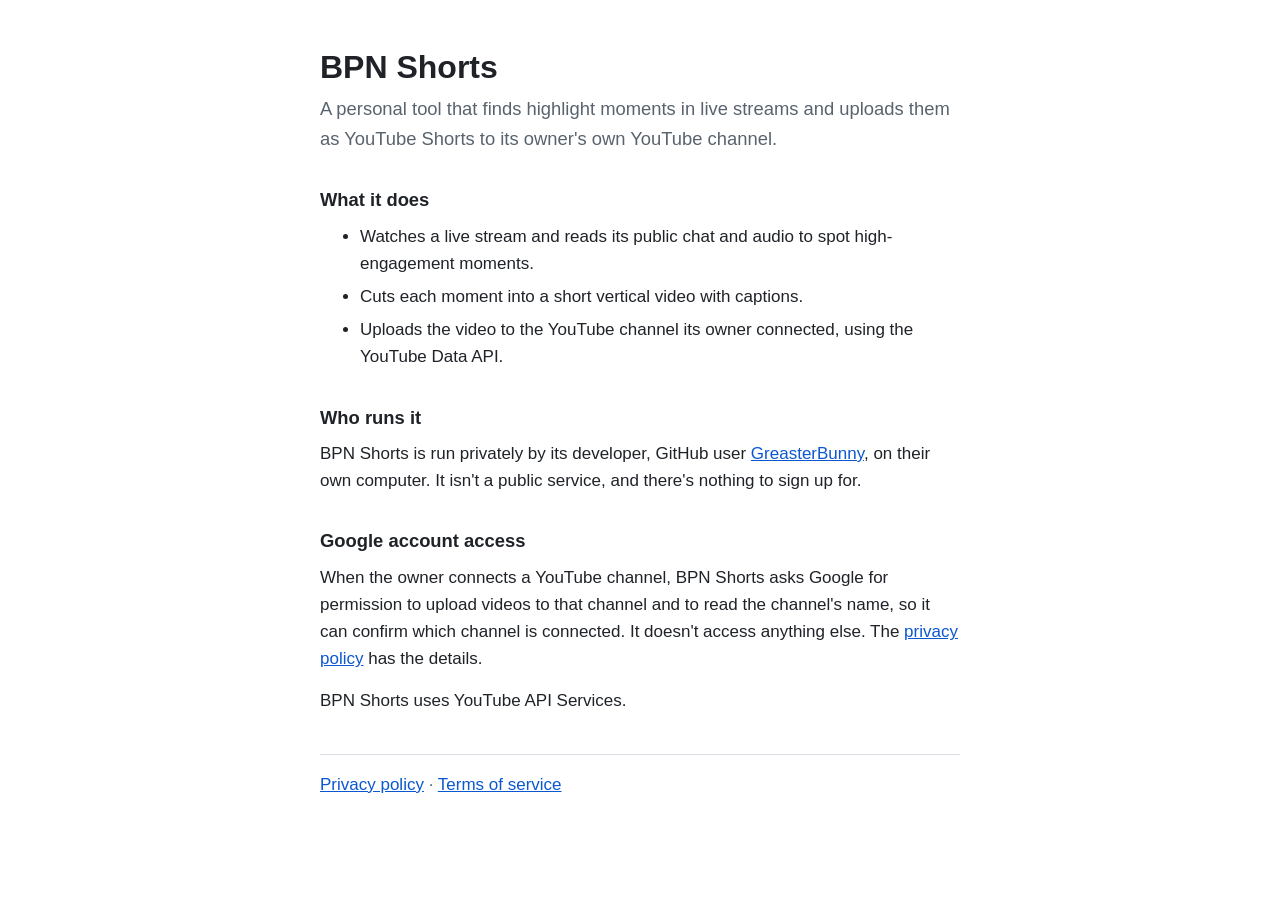
<file: index.html>
<!doctype html>
<html lang="en">
<head>
  <meta charset="utf-8">
  <meta name="viewport" content="width=device-width, initial-scale=1">
  <title>BPN Shorts</title>
  <meta name="description" content="BPN Shorts is a personal tool that turns live-stream highlights into YouTube Shorts and uploads them to its owner's own channel.">
  <link rel="stylesheet" href="style.css">
</head>
<body>
<main>
  <h1>BPN Shorts</h1>
  <p class="lead">A personal tool that finds highlight moments in live streams and uploads them as YouTube Shorts to its owner's own YouTube channel.</p>

  <h2>What it does</h2>
  <ul>
    <li>Watches a live stream and reads its public chat and audio to spot high-engagement moments.</li>
    <li>Cuts each moment into a short vertical video with captions.</li>
    <li>Uploads the video to the YouTube channel its owner connected, using the YouTube Data API.</li>
  </ul>

  <h2>Who runs it</h2>
  <p>BPN Shorts is run privately by its developer, GitHub user <a href="https://github.com/GreasterBunny">GreasterBunny</a>, on their own computer. It isn't a public service, and there's nothing to sign up for.</p>

  <h2>Google account access</h2>
  <p>When the owner connects a YouTube channel, BPN Shorts asks Google for permission to upload videos to that channel and to read the channel's name, so it can confirm which channel is connected. It doesn't access anything else. The <a href="privacy.html">privacy policy</a> has the details.</p>
  <p>BPN Shorts uses YouTube API Services.</p>

  <nav>
    <a href="privacy.html">Privacy policy</a> &middot; <a href="terms.html">Terms of service</a>
  </nav>
</main>
</body>
</html>
</file>
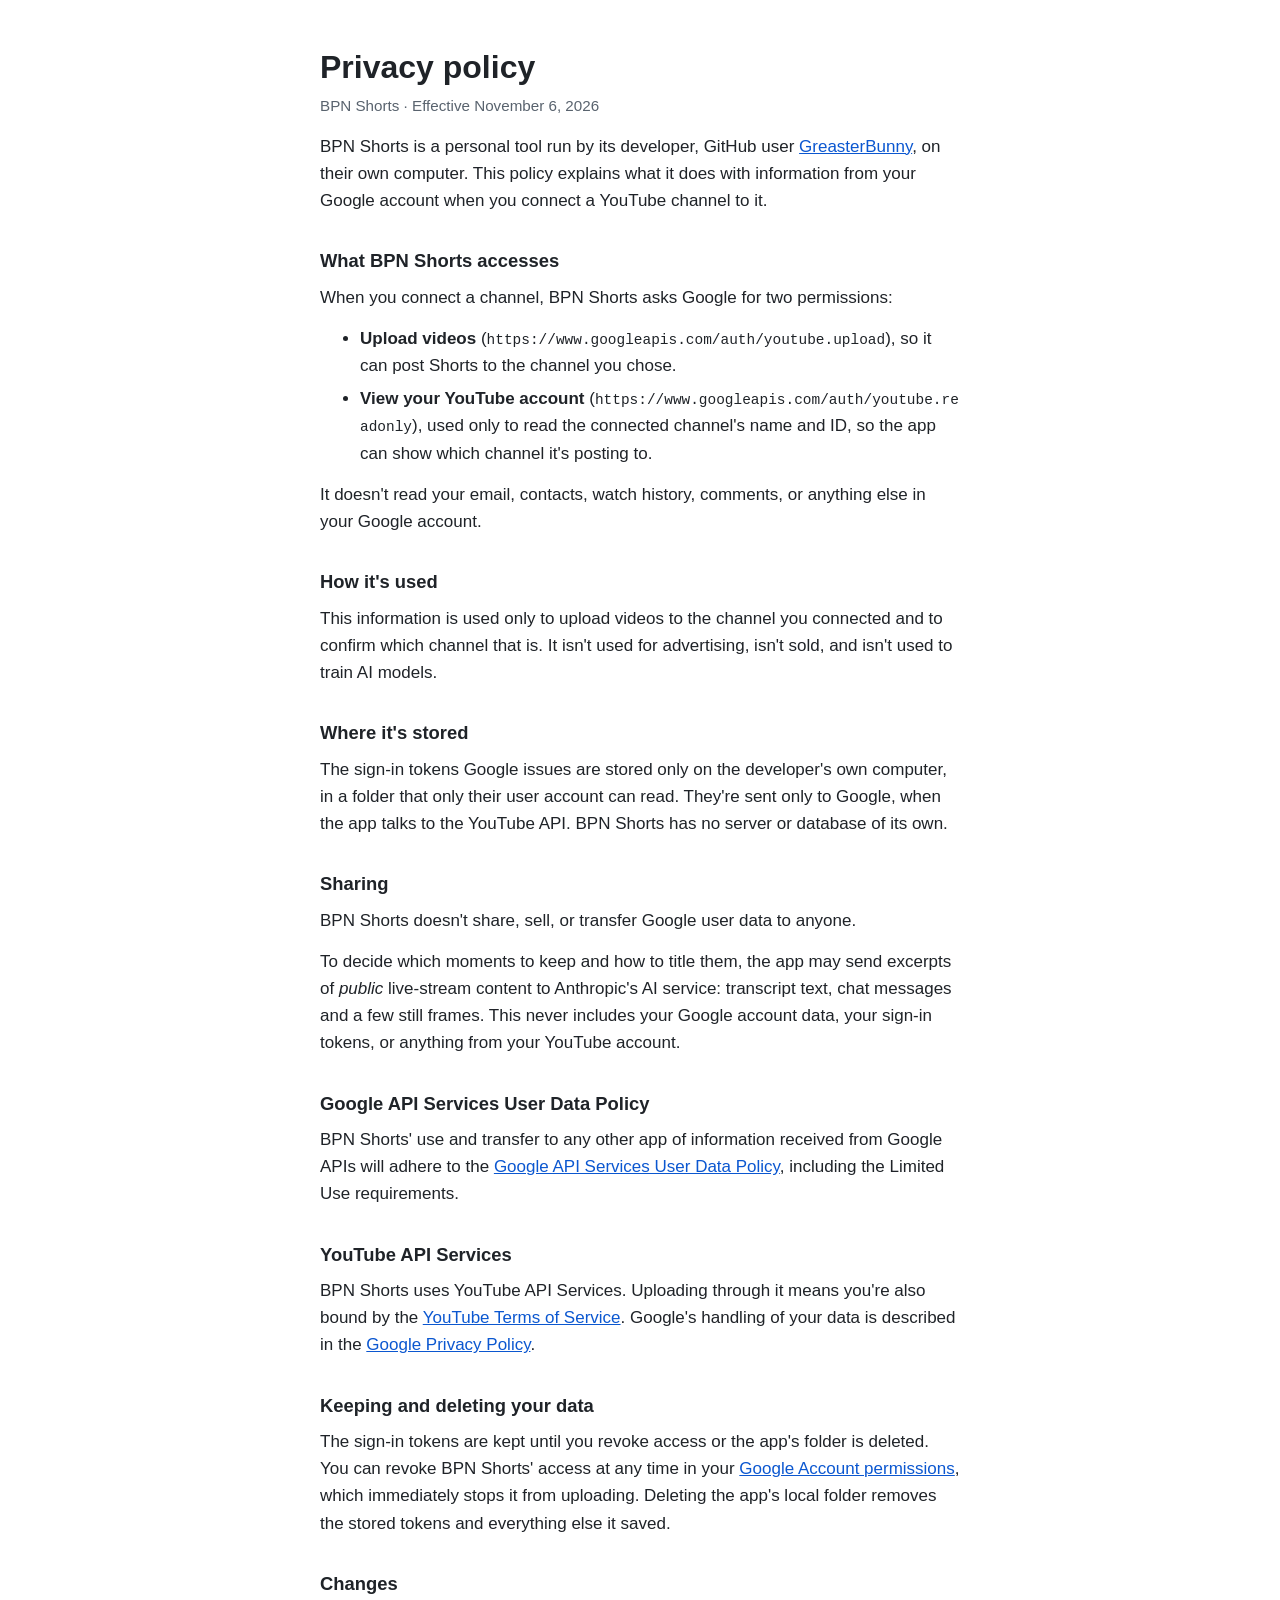
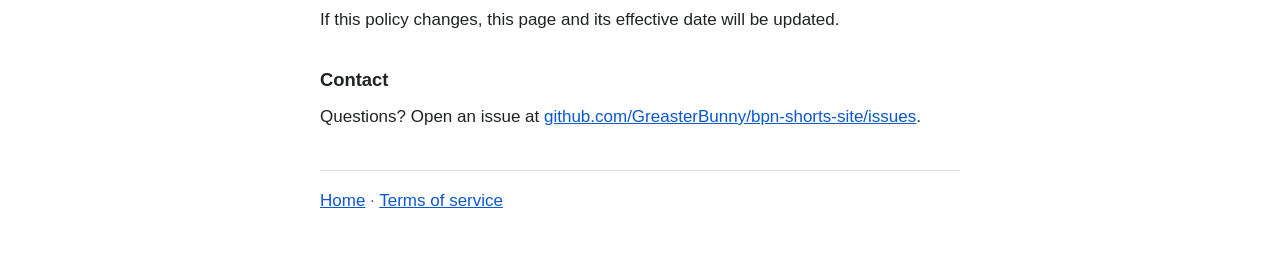
<file: privacy.html>
<!doctype html>
<html lang="en">
<head>
  <meta charset="utf-8">
  <meta name="viewport" content="width=device-width, initial-scale=1">
  <title>Privacy policy - BPN Shorts</title>
  <link rel="stylesheet" href="style.css">
</head>
<body>
<main>
  <h1>Privacy policy</h1>
  <p class="meta">BPN Shorts &middot; Effective November 6, 2026</p>

  <p>BPN Shorts is a personal tool run by its developer, GitHub user <a href="https://github.com/GreasterBunny">GreasterBunny</a>, on their own computer. This policy explains what it does with information from your Google account when you connect a YouTube channel to it.</p>

  <h2>What BPN Shorts accesses</h2>
  <p>When you connect a channel, BPN Shorts asks Google for two permissions:</p>
  <ul>
    <li><strong>Upload videos</strong> (<code>https://www.googleapis.com/auth/youtube.upload</code>), so it can post Shorts to the channel you chose.</li>
    <li><strong>View your YouTube account</strong> (<code>https://www.googleapis.com/auth/youtube.readonly</code>), used only to read the connected channel's name and ID, so the app can show which channel it's posting to.</li>
  </ul>
  <p>It doesn't read your email, contacts, watch history, comments, or anything else in your Google account.</p>

  <h2>How it's used</h2>
  <p>This information is used only to upload videos to the channel you connected and to confirm which channel that is. It isn't used for advertising, isn't sold, and isn't used to train AI models.</p>

  <h2>Where it's stored</h2>
  <p>The sign-in tokens Google issues are stored only on the developer's own computer, in a folder that only their user account can read. They're sent only to Google, when the app talks to the YouTube API. BPN Shorts has no server or database of its own.</p>

  <h2>Sharing</h2>
  <p>BPN Shorts doesn't share, sell, or transfer Google user data to anyone.</p>
  <p>To decide which moments to keep and how to title them, the app may send excerpts of <em>public</em> live-stream content to Anthropic's AI service: transcript text, chat messages and a few still frames. This never includes your Google account data, your sign-in tokens, or anything from your YouTube account.</p>

  <h2>Google API Services User Data Policy</h2>
  <p>BPN Shorts' use and transfer to any other app of information received from Google APIs will adhere to the <a href="https://developers.google.com/terms/api-services-user-data-policy">Google API Services User Data Policy</a>, including the Limited Use requirements.</p>

  <h2>YouTube API Services</h2>
  <p>BPN Shorts uses YouTube API Services. Uploading through it means you're also bound by the <a href="https://www.youtube.com/t/terms">YouTube Terms of Service</a>. Google's handling of your data is described in the <a href="https://policies.google.com/privacy">Google Privacy Policy</a>.</p>

  <h2>Keeping and deleting your data</h2>
  <p>The sign-in tokens are kept until you revoke access or the app's folder is deleted. You can revoke BPN Shorts' access at any time in your <a href="https://myaccount.google.com/permissions">Google Account permissions</a>, which immediately stops it from uploading. Deleting the app's local folder removes the stored tokens and everything else it saved.</p>

  <h2>Changes</h2>
  <p>If this policy changes, this page and its effective date will be updated.</p>

  <h2>Contact</h2>
  <p>Questions? Open an issue at <a href="https://github.com/GreasterBunny/bpn-shorts-site/issues">github.com/GreasterBunny/bpn-shorts-site/issues</a>.</p>

  <footer>
    <a href="index.html">Home</a> &middot; <a href="terms.html">Terms of service</a>
  </footer>
</main>
</body>
</html>
</file>
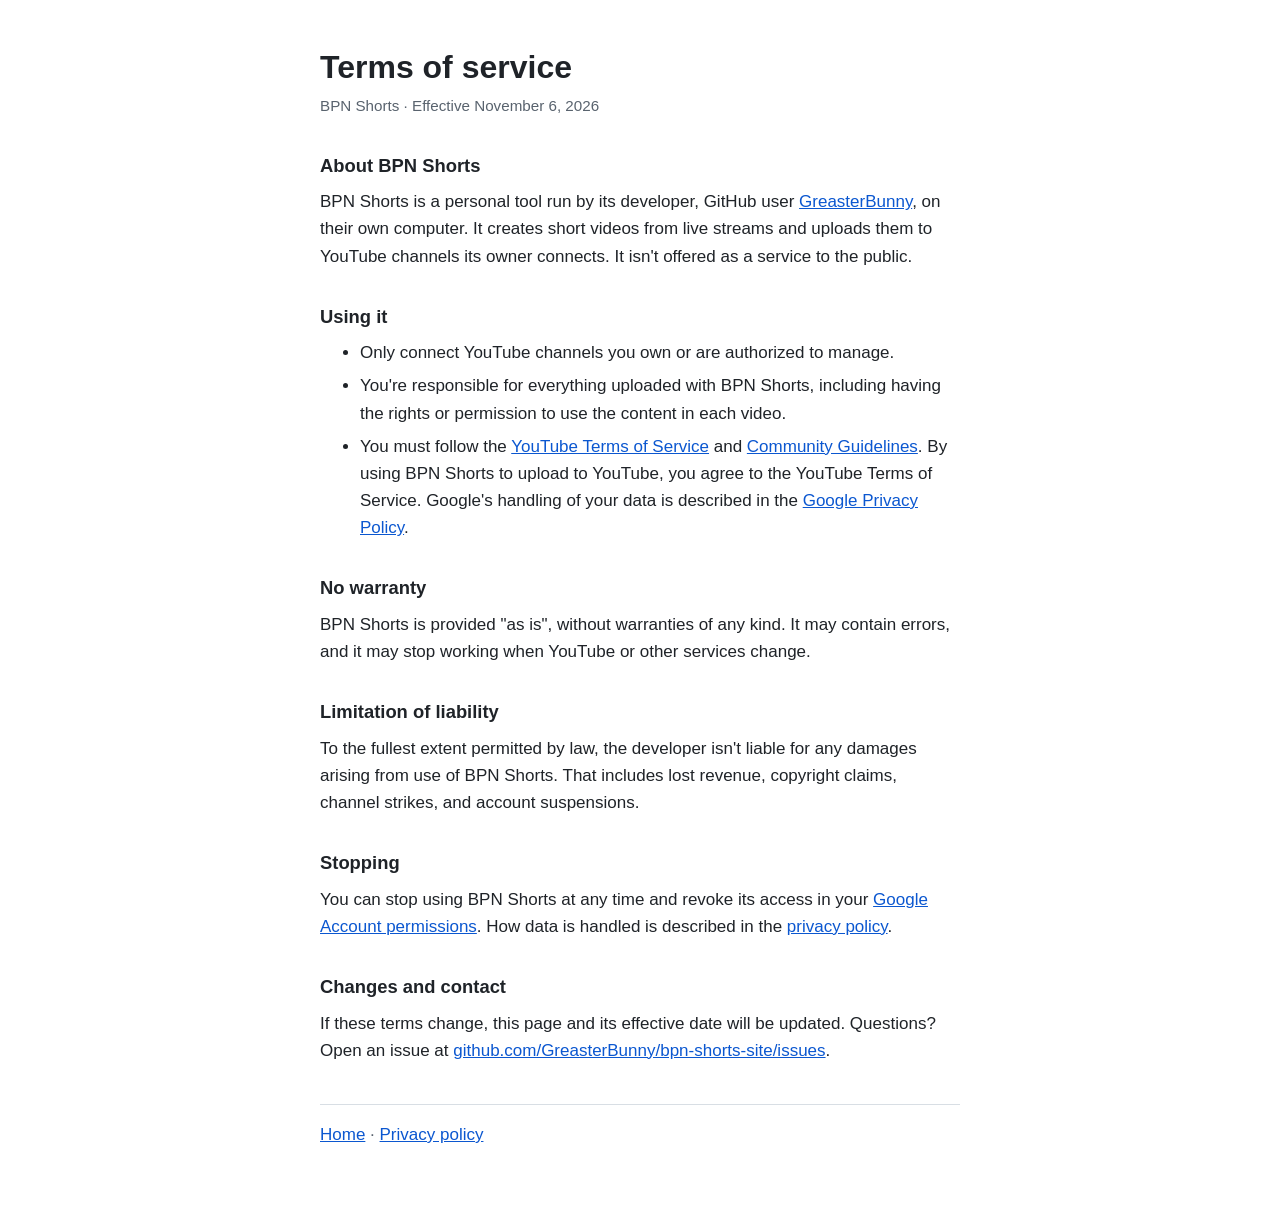
<file: terms.html>
<!doctype html>
<html lang="en">
<head>
  <meta charset="utf-8">
  <meta name="viewport" content="width=device-width, initial-scale=1">
  <title>Terms of service - BPN Shorts</title>
  <link rel="stylesheet" href="style.css">
</head>
<body>
<main>
  <h1>Terms of service</h1>
  <p class="meta">BPN Shorts &middot; Effective November 6, 2026</p>

  <h2>About BPN Shorts</h2>
  <p>BPN Shorts is a personal tool run by its developer, GitHub user <a href="https://github.com/GreasterBunny">GreasterBunny</a>, on their own computer. It creates short videos from live streams and uploads them to YouTube channels its owner connects. It isn't offered as a service to the public.</p>

  <h2>Using it</h2>
  <ul>
    <li>Only connect YouTube channels you own or are authorized to manage.</li>
    <li>You're responsible for everything uploaded with BPN Shorts, including having the rights or permission to use the content in each video.</li>
    <li>You must follow the <a href="https://www.youtube.com/t/terms">YouTube Terms of Service</a> and <a href="https://www.youtube.com/howyoutubeworks/policies/community-guidelines/">Community Guidelines</a>. By using BPN Shorts to upload to YouTube, you agree to the YouTube Terms of Service. Google's handling of your data is described in the <a href="https://policies.google.com/privacy">Google Privacy Policy</a>.</li>
  </ul>

  <h2>No warranty</h2>
  <p>BPN Shorts is provided "as is", without warranties of any kind. It may contain errors, and it may stop working when YouTube or other services change.</p>

  <h2>Limitation of liability</h2>
  <p>To the fullest extent permitted by law, the developer isn't liable for any damages arising from use of BPN Shorts. That includes lost revenue, copyright claims, channel strikes, and account suspensions.</p>

  <h2>Stopping</h2>
  <p>You can stop using BPN Shorts at any time and revoke its access in your <a href="https://myaccount.google.com/permissions">Google Account permissions</a>. How data is handled is described in the <a href="privacy.html">privacy policy</a>.</p>

  <h2>Changes and contact</h2>
  <p>If these terms change, this page and its effective date will be updated. Questions? Open an issue at <a href="https://github.com/GreasterBunny/bpn-shorts-site/issues">github.com/GreasterBunny/bpn-shorts-site/issues</a>.</p>

  <footer>
    <a href="index.html">Home</a> &middot; <a href="privacy.html">Privacy policy</a>
  </footer>
</main>
</body>
</html>
</file>
<file: style.css>
:root {
  color-scheme: light dark;
  --text: #1f2328;
  --muted: #59636e;
  --bg: #ffffff;
  --link: #0b57d0;
  --rule: #d8dee4;
}
@media (prefers-color-scheme: dark) {
  :root {
    --text: #e6edf3;
    --muted: #9198a1;
    --bg: #0d1117;
    --link: #7aa7ff;
    --rule: #30363d;
  }
}
* { box-sizing: border-box; }
body {
  margin: 0;
  background: var(--bg);
  color: var(--text);
  font: 17px/1.6 -apple-system, BlinkMacSystemFont, "Segoe UI", Roboto, Helvetica, Arial, sans-serif;
}
main { max-width: 680px; margin: 0 auto; padding: 48px 20px 64px; }
h1 { font-size: 2rem; line-height: 1.2; margin: 0 0 8px; }
h2 { font-size: 1.15rem; margin: 32px 0 8px; }
p, ul { margin: 0 0 14px; }
li { margin-bottom: 6px; }
a { color: var(--link); }
code { font-size: 0.85em; word-break: break-all; }
.lead { font-size: 1.15rem; color: var(--muted); }
.meta { color: var(--muted); font-size: 0.95rem; }
nav, footer { margin-top: 40px; padding-top: 16px; border-top: 1px solid var(--rule); color: var(--muted); }
</file>
